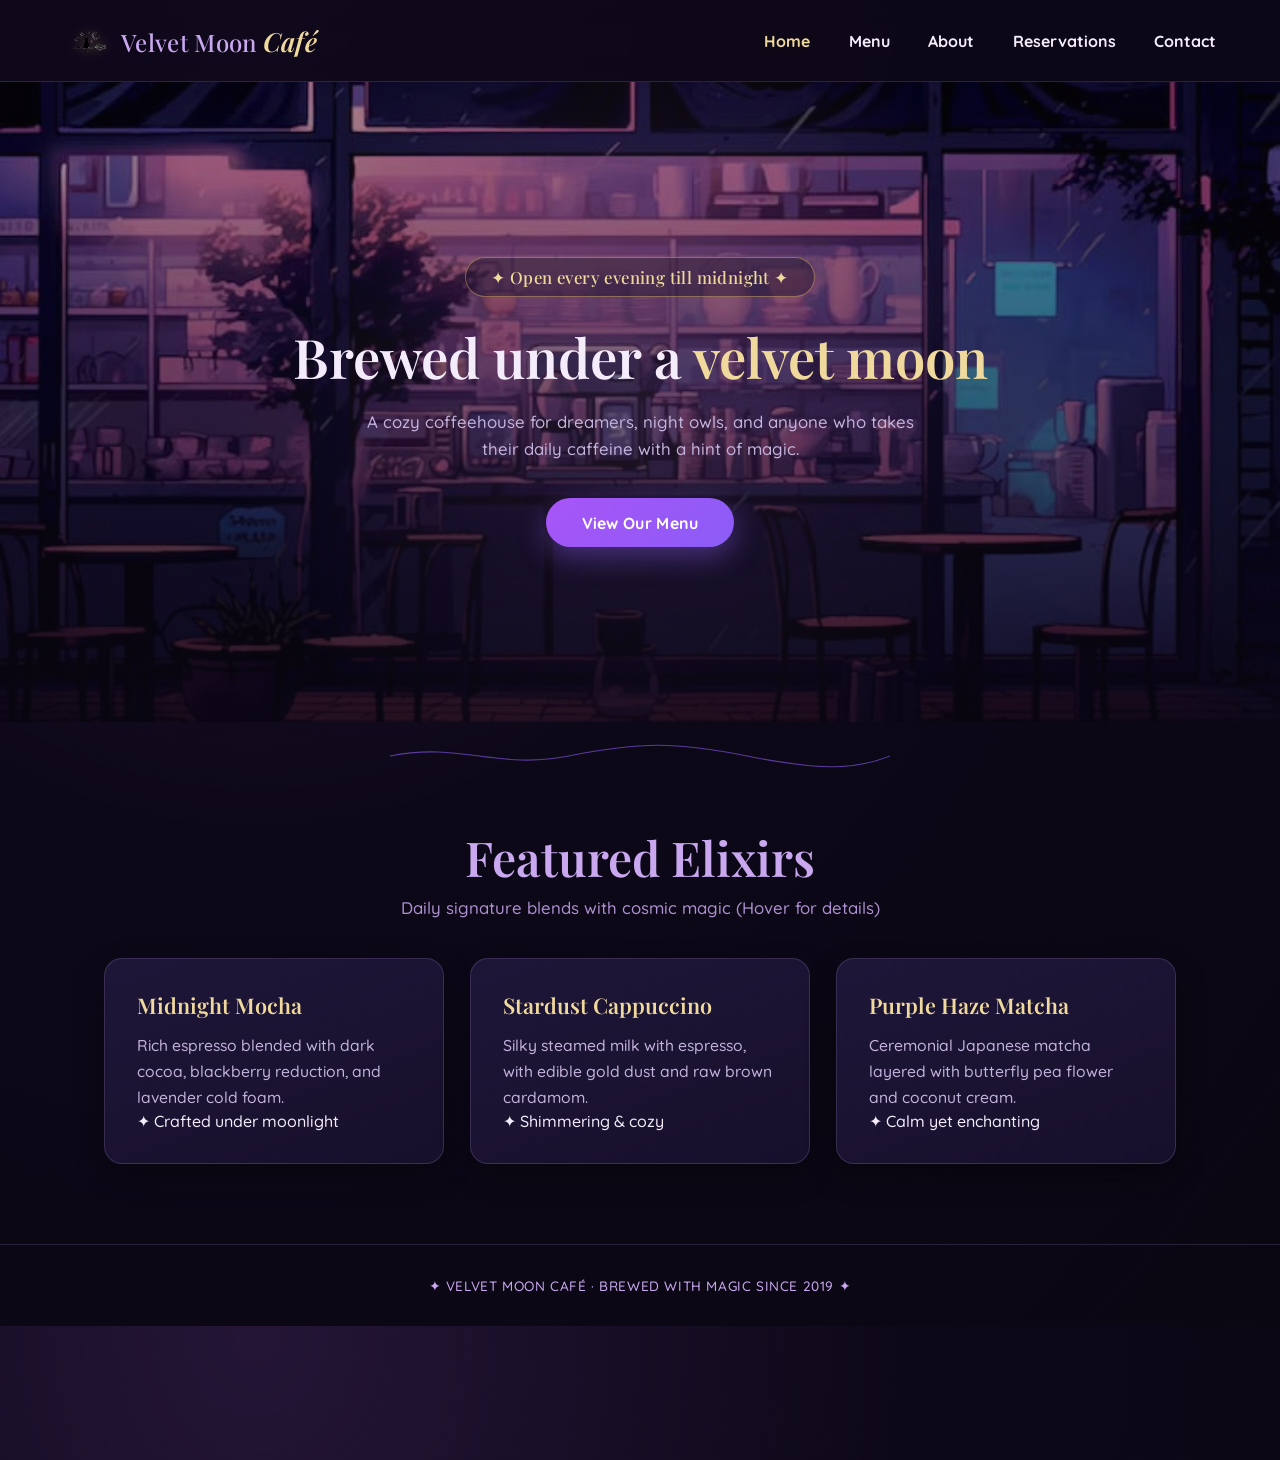
<file: index.html>
<!DOCTYPE html>
<html lang="en">
<head>
  <meta charset="UTF-8">
  <meta name="viewport" content="width=device-width, initial-scale=1.0">
  <title>Velvet Moon Café | Home</title>
  <link rel="stylesheet" href="Styles.css">
</head>
<body>

  <!-- HEADER / NAVIGATION -->
  <header>
    <a href="index.html" class="logo-container">
      <img src="images/logo.png" alt="Velvet Moon Logo" class="logo-img">
      <span class="logo-text">Velvet Moon <em class="script-text">Café</em></span>
    </a>
    <nav>
      <ul>
        <li><a href="index.html" class="active">Home</a></li>
        <li><a href="menu.html">Menu</a></li>
        <li><a href="about.html">About</a></li>
        <li><a href="reservations.html">Reservations</a></li>
        <li><a href="contact.html">Contact</a></li>
      </ul>
    </nav>
  </header>

  <!-- HERO SECTION -->
  <section class="hero">
    <div class="hero-scene" aria-hidden="true">
      <div class="hero-scene-glow"></div>
      <img
        class="hero-scene-img"
        src="images/hero bg.jpg"
        alt=""
        fetchpriority="high"
        decoding="async"
        onerror="this.style.display='none'"
      >
      <div class="hero-scene-overlay"></div>
    </div>

    <div class="hero-content">
      <p class="hero-badge">✦ Open every evening till midnight ✦</p>
      <h1>Brewed under a <span class="script-text">velvet moon</span></h1>
      <p class="hero-desc">A cozy coffeehouse for dreamers, night owls, and anyone who takes their daily caffeine with a hint of magic.</p>
      <a href="menu.html" class="btn">View Our Menu</a>
    </div>
  </section>

  <div class="divider" aria-hidden="true">
    <svg viewBox="0 0 700 40"><path d="M0 20 C 100 0, 150 40, 250 20 S 400 0, 500 20 S 650 40, 700 20" /></svg>
  </div>

  <!-- MAIN CONTENT -->
  <main class="container">
    <h2 class="page-title">Featured Elixirs</h2>
    <p class="page-subtitle">Daily signature blends with cosmic magic (Hover for details)</p>

    <div class="card-grid">
      <!-- Midnight Mocha -->
      <div class="card item-has-dropdown" tabindex="0">
        <h3>Midnight Mocha</h3>
        <p>Rich espresso blended with dark cocoa, blackberry reduction, and lavender cold foam.</p>
        <span class="card-tag">✦ Crafted under moonlight</span>

        <div class="item-dropdown">
          <div class="dropdown-header">
            <img src="images/mocha.jpg" alt="Midnight Mocha" class="dropdown-img" onerror="this.src='https://via.placeholder.com/150/1e1638/d9b26a?text=Mocha'">
            <div>
              <h4 class="dropdown-title">Midnight Mocha</h4>
              <span class="dropdown-price">$5.75</span>
            </div>
          </div>
          <div class="dropdown-body">
            <p><strong>Ingredients:</strong> Espresso, Dark Cocoa, Blackberry Syrup, Lavender Cold Foam, Whole Milk.</p>
            <p class="allergen-warning"><strong>⚠️ Allergens:</strong> Dairy</p>
          </div>
        </div>
      </div>

      <!-- Stardust Cappuccino -->
      <div class="card item-has-dropdown" tabindex="0">
        <h3>Stardust Cappuccino</h3>
        <p>Silky steamed milk with espresso, with edible gold dust and raw brown cardamom.</p>
        <span class="card-tag">✦ Shimmering &amp; cozy</span>

        <div class="item-dropdown">
          <div class="dropdown-header">
            <img src="images/cappuccino.jpg" alt="Stardust Cappuccino" class="dropdown-img" onerror="this.src='https://via.placeholder.com/150/1e1638/d9b26a?text=Cappuccino'">
            <div>
              <h4 class="dropdown-title">Stardust Cappuccino</h4>
              <span class="dropdown-price">$5.50</span>
            </div>
          </div>
          <div class="dropdown-body">
            <p><strong>Ingredients:</strong> Espresso, Steamed Milk, Edible Gold Dust, Ground Cardamom.</p>
            <p class="allergen-warning"><strong>⚠️ Allergens:</strong> Dairy</p>
          </div>
        </div>
      </div>

      <!-- Purple Haze Matcha -->
      <div class="card item-has-dropdown" tabindex="0">
        <h3>Purple Haze Matcha</h3>
        <p>Ceremonial Japanese matcha layered with butterfly pea flower and coconut cream.</p>
        <span class="card-tag">✦ Calm yet enchanting</span>

        <div class="item-dropdown">
          <div class="dropdown-header">
            <img src="images/matcha.jpg" alt="Purple Haze Matcha" class="dropdown-img" onerror="this.src='https://via.placeholder.com/150/1e1638/d9b26a?text=Matcha'">
            <div>
              <h4 class="dropdown-title">Purple Haze Matcha</h4>
              <span class="dropdown-price">$6.00</span>
            </div>
          </div>
          <div class="dropdown-body">
            <p><strong>Ingredients:</strong> Ceremonial Japanese Matcha, Butterfly Pea Tea, Coconut Milk, Agave.</p>
            <p class="allergen-warning"><strong>⚠️ Allergens:</strong> Tree Nuts (Coconut)</p>
          </div>
        </div>
      </div>
    </div>
  </main>

  <!-- FOOTER -->
  <footer>
    <p>✦ Velvet Moon Café · Brewed with magic since 2019 ✦</p>
  </footer>

</body>
</html>
</file>
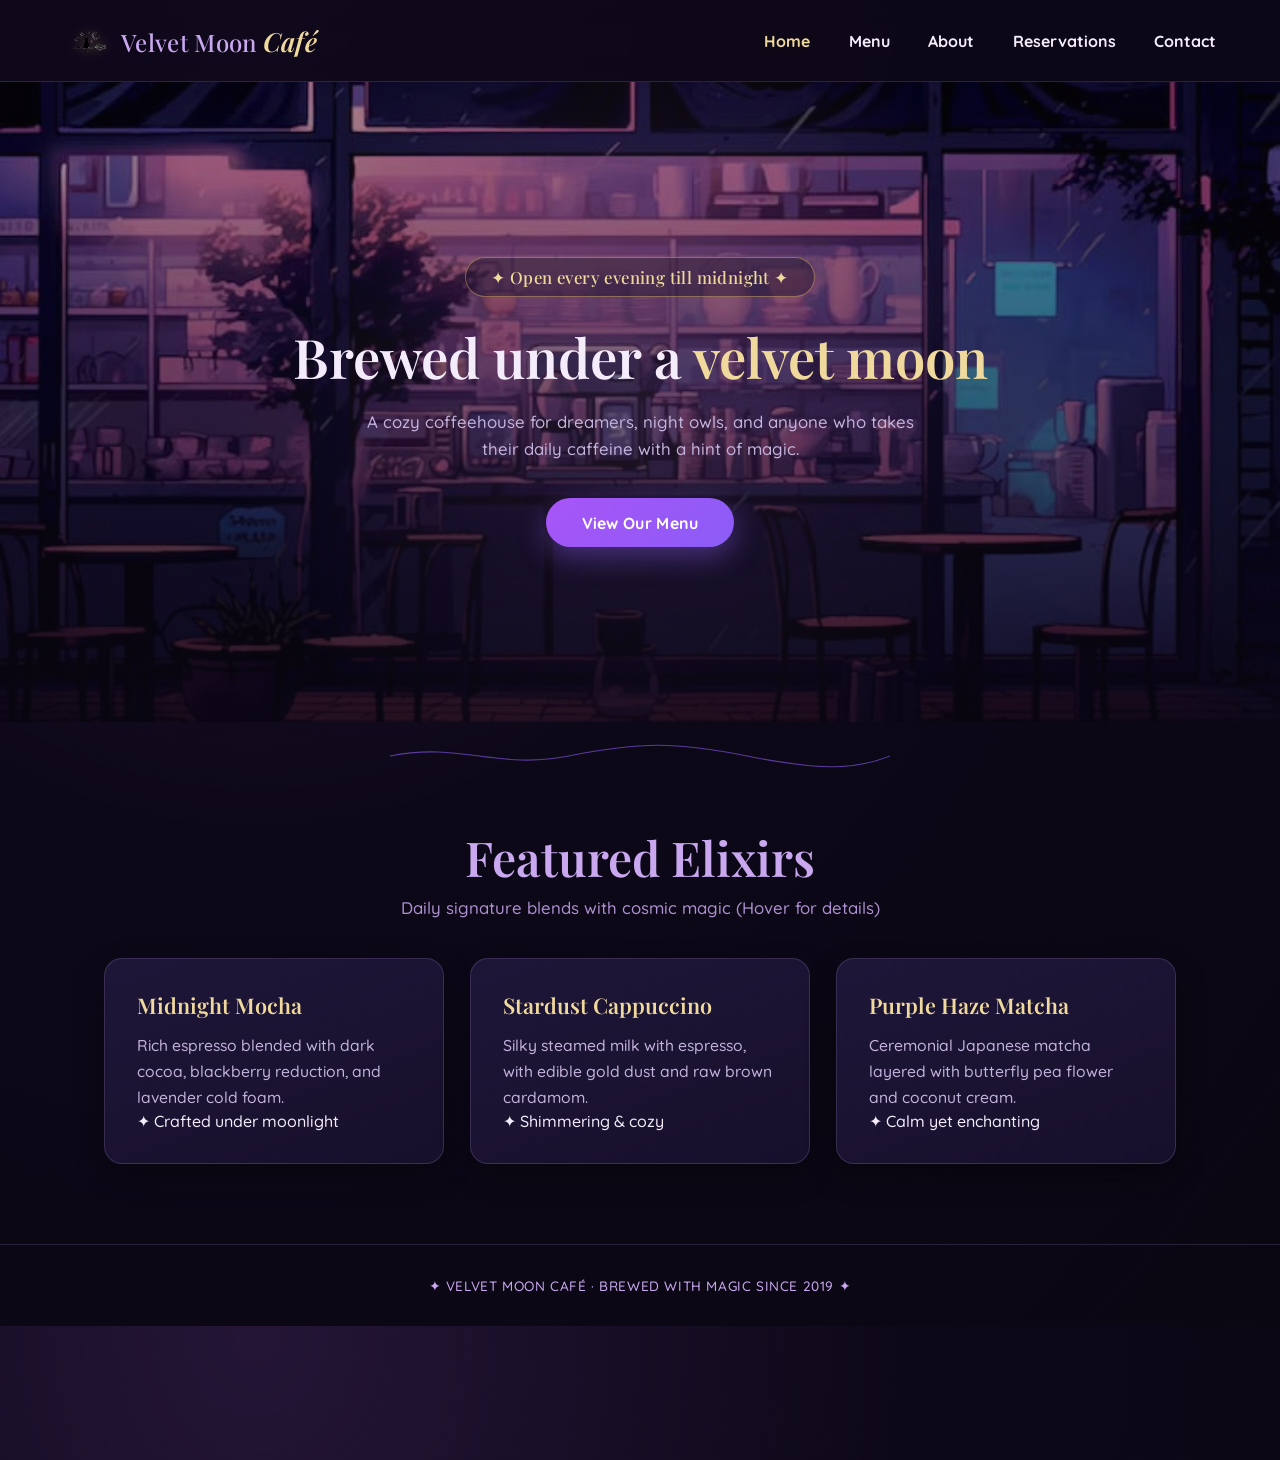
<file: codes/HTML/index.html>
<!DOCTYPE html>
<html lang="en">
<head>
  <meta charset="UTF-8">
  <meta name="viewport" content="width=device-width, initial-scale=1.0">
  <title>Velvet Moon Café | Home</title>
  <link rel="stylesheet" href="../CSS/Styles.css">
</head>
<body>

  <header>
    <a href="index.html" class="logo-container">
      <img src="../../images/logo.png" alt="Velvet Moon Logo" class="logo-img">
      <span class="logo-text">Velvet Moon <em class="script-text">Café</em></span>
    </a>
    <nav>
      <ul>
        <li><a href="index.html" class="active">Home</a></li>
        <li><a href="menu.html">Menu</a></li>
        <li><a href="about.html">About</a></li>
        <li><a href="reservations.html">Reservations</a></li>
        <li><a href="contact.html">Contact</a></li>
      </ul>
    </nav>
  </header>

  <section class="hero">
    <div class="hero-scene" aria-hidden="true">
      <div class="hero-scene-glow"></div>
      <img class="hero-scene-img" src="../../images/hero bg.jpg" alt="" fetchpriority="high" decoding="async" onerror="this.style.display='none'">
      <div class="hero-scene-overlay"></div>
    </div>

    <div class="hero-content">
      <p class="hero-badge">✦ Open every evening till midnight ✦</p>
      <h1>Brewed under a <span class="script-text">velvet moon</span></h1>
      <p class="hero-desc">A cozy coffeehouse for dreamers, night owls, and anyone who takes their daily caffeine with a hint of magic.</p>
      <a href="menu.html" class="btn">View Our Menu</a>
    </div>
  </section>

  <div class="divider" aria-hidden="true">
    <svg viewBox="0 0 700 40"><path d="M0 20 C 100 0, 150 40, 250 20 S 400 0, 500 20 S 650 40, 700 20" /></svg>
  </div>

  <main class="container">
    <h2 class="page-title">Featured Elixirs</h2>
    <p class="page-subtitle">Daily signature blends with cosmic magic (Hover for details)</p>

    <div class="card-grid">
      <div class="card item-has-dropdown" tabindex="0">
        <h3>Midnight Mocha</h3>
        <p>Rich espresso blended with dark cocoa, blackberry reduction, and lavender cold foam.</p>
        <span class="card-tag">✦ Crafted under moonlight</span>
        <div class="item-dropdown">
          <div class="dropdown-header">
            <img src="../../images/mocha.jpg" alt="Midnight Mocha" class="dropdown-img" onerror="this.src='https://via.placeholder.com/150/1e1638/d9b26a?text=Mocha'">
            <div>
              <h4 class="dropdown-title">Midnight Mocha</h4>
              <span class="dropdown-price">$5.75</span>
            </div>
          </div>
          <div class="dropdown-body">
            <p><strong>Ingredients:</strong> Espresso, Dark Cocoa, Blackberry Syrup, Lavender Cold Foam, Whole Milk.</p>
            <p class="allergen-warning"><strong>⚠️ Allergens:</strong> Dairy</p>
          </div>
        </div>
      </div>

      <div class="card item-has-dropdown" tabindex="0">
        <h3>Stardust Cappuccino</h3>
        <p>Silky steamed milk with espresso, with edible gold dust and raw brown cardamom.</p>
        <span class="card-tag">✦ Shimmering &amp; cozy</span>
        <div class="item-dropdown">
          <div class="dropdown-header">
            <img src="../../images/cappuccino.jpg" alt="Stardust Cappuccino" class="dropdown-img" onerror="this.src='https://via.placeholder.com/150/1e1638/d9b26a?text=Cappuccino'">
            <div>
              <h4 class="dropdown-title">Stardust Cappuccino</h4>
              <span class="dropdown-price">$5.50</span>
            </div>
          </div>
          <div class="dropdown-body">
            <p><strong>Ingredients:</strong> Espresso, Steamed Milk, Edible Gold Dust, Ground Cardamom.</p>
            <p class="allergen-warning"><strong>⚠️ Allergens:</strong> Dairy</p>
          </div>
        </div>
      </div>

      <div class="card item-has-dropdown" tabindex="0">
        <h3>Purple Haze Matcha</h3>
        <p>Ceremonial Japanese matcha layered with butterfly pea flower and coconut cream.</p>
        <span class="card-tag">✦ Calm yet enchanting</span>
        <div class="item-dropdown">
          <div class="dropdown-header">
            <img src="../../images/matcha.jpg" alt="Purple Haze Matcha" class="dropdown-img" onerror="this.src='https://via.placeholder.com/150/1e1638/d9b26a?text=Matcha'">
            <div>
              <h4 class="dropdown-title">Purple Haze Matcha</h4>
              <span class="dropdown-price">$6.00</span>
            </div>
          </div>
          <div class="dropdown-body">
            <p><strong>Ingredients:</strong> Ceremonial Japanese Matcha, Butterfly Pea Tea, Coconut Milk, Agave.</p>
            <p class="allergen-warning"><strong>⚠️ Allergens:</strong> Tree Nuts (Coconut)</p>
          </div>
        </div>
      </div>
    </div>
  </main>

  <footer>
    <p>✦ Velvet Moon Café · Brewed with magic since 2019 ✦</p>
  </footer>

</body>
</html>
</file>
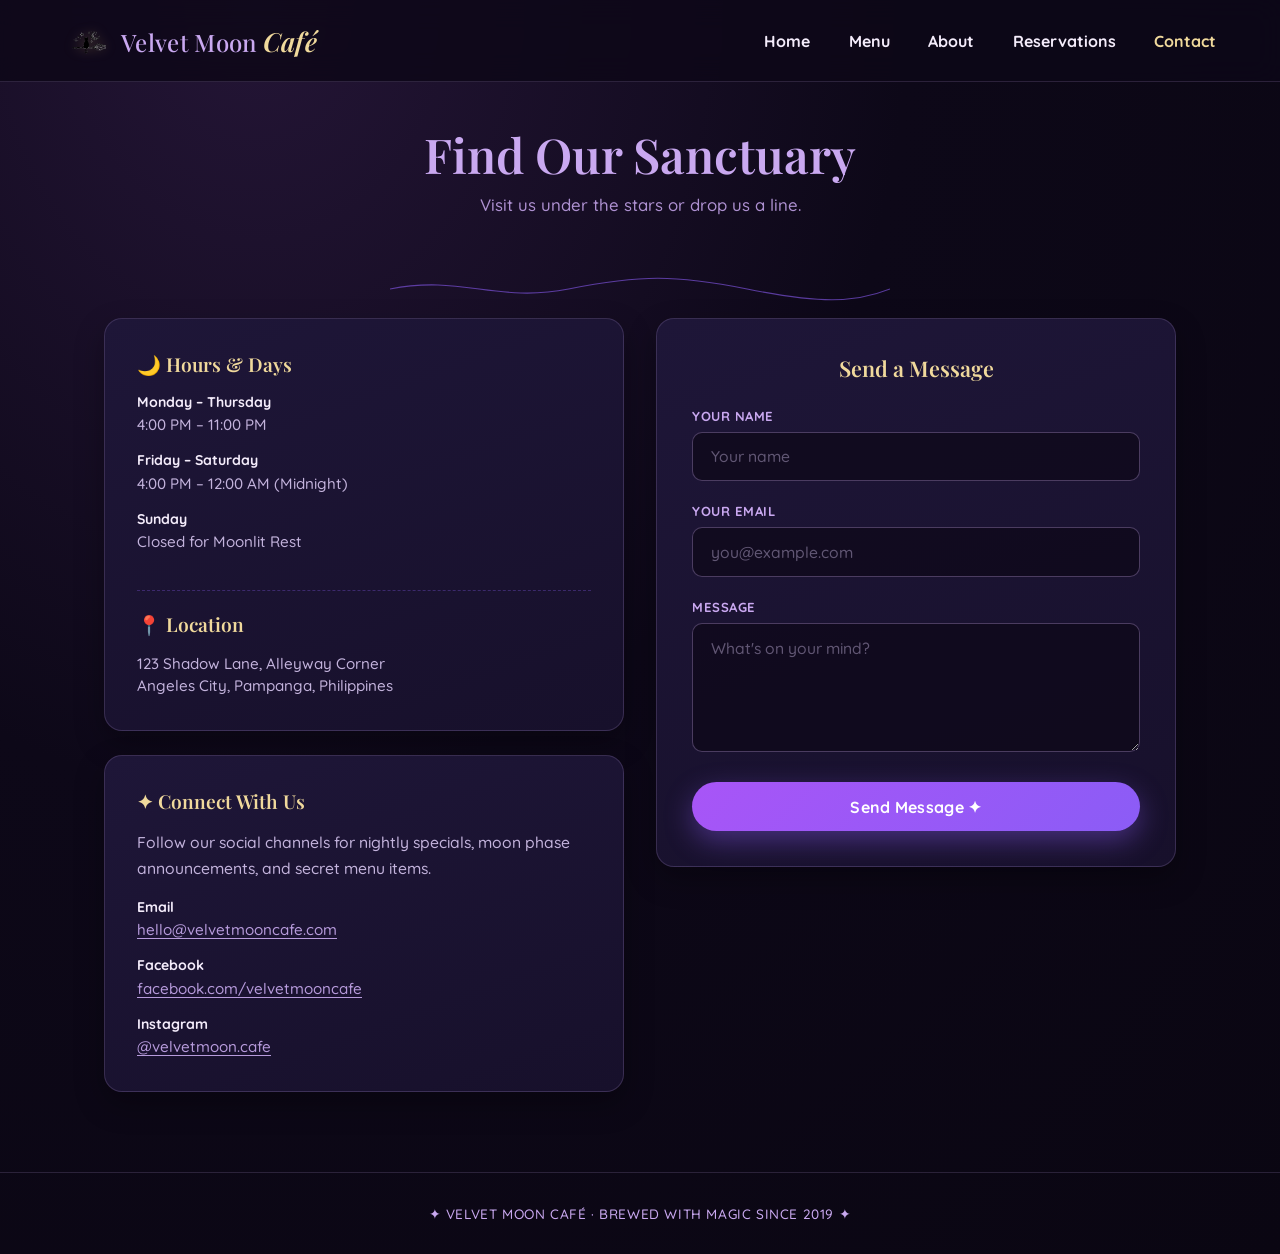
<file: contact.html>
<!DOCTYPE html>
<html lang="en">
<head>
  <meta charset="UTF-8">
  <meta name="viewport" content="width=device-width, initial-scale=1.0">
  <title>Velvet Moon Café | Contact Us</title>
  <link rel="stylesheet" href="Styles.css">
</head>
<body>

  <!-- HEADER / NAVIGATION -->
  <header>
    <a href="index.html" class="logo-container">
      <img src="images/logo.png" alt="Velvet Moon Logo" class="logo-img">
      <span class="logo-text">Velvet Moon <em class="script-text">Café</em></span>
    </a>
    <nav>
      <ul>
        <li><a href="index.html">Home</a></li>
        <li><a href="menu.html">Menu</a></li>
        <li><a href="about.html">About</a></li>
        <li><a href="reservations.html">Reservations</a></li>
        <li><a href="contact.html" class="active">Contact</a></li>
      </ul>
    </nav>
  </header>

  <main class="container">
    <h1 class="page-title">Find Our Sanctuary</h1>
    <p class="page-subtitle">Visit us under the stars or drop us a line.</p>

    <div class="divider" aria-hidden="true">
      <svg viewBox="0 0 700 40"><path d="M0 20 C 100 0, 150 40, 250 20 S 400 0, 500 20 S 650 40, 700 20" /></svg>
    </div>

    <div class="contact-layout">
      <!-- LEFT COLUMN: HOURS & SOCIALS -->
      <div class="info-column">
        <div class="card info-card">
          <h3>🌙 Hours &amp; Days</h3>
          <div class="info-row">
            <strong>Monday – Thursday</strong>
            <p>4:00 PM – 11:00 PM</p>
          </div>
          <div class="info-row">
            <strong>Friday – Saturday</strong>
            <p>4:00 PM – 12:00 AM (Midnight)</p>
          </div>
          <div class="info-row">
            <strong>Sunday</strong>
            <p>Closed for Moonlit Rest</p>
          </div>

          <h3 class="info-card-subheading">📍 Location</h3>
          <div class="info-row">
            <p>123 Shadow Lane, Alleyway Corner<br>Angeles City, Pampanga, Philippines</p>
          </div>
        </div>

        <div class="card info-card">
          <h3>✦ Connect With Us</h3>
          <p class="info-intro">Follow our social channels for nightly specials, moon phase announcements, and secret menu items.</p>

          <div class="info-row">
            <strong>Email</strong>
            <p><a href="mailto:hello@velvetmooncafe.com" class="contact-link">hello@velvetmooncafe.com</a></p>
          </div>

          <div class="info-row">
            <strong>Facebook</strong>
            <p><a href="https://facebook.com" target="_blank" rel="noopener" class="contact-link">facebook.com/velvetmooncafe</a></p>
          </div>

          <div class="info-row">
            <strong>Instagram</strong>
            <p><a href="https://instagram.com" target="_blank" rel="noopener" class="contact-link">@velvetmoon.cafe</a></p>
          </div>
        </div>
      </div>

      <!-- RIGHT COLUMN: CONTACT FORM -->
      <form class="card form-card">
        <h3>Send a Message</h3>
        <div class="form-group">
          <label for="cname">Your Name</label>
          <input type="text" id="cname" name="cname" placeholder="Your name" required>
        </div>
        <div class="form-group">
          <label for="cemail">Your Email</label>
          <input type="email" id="cemail" name="cemail" placeholder="you@example.com" required>
        </div>
        <div class="form-group">
          <label for="cmessage">Message</label>
          <textarea id="cmessage" name="cmessage" rows="5" placeholder="What's on your mind?" required></textarea>
        </div>
        <button type="submit" class="btn btn-block">Send Message ✦</button>
      </form>
    </div>
  </main>

  <!-- FOOTER -->
  <footer>
    <p>✦ Velvet Moon Café · Brewed with magic since 2019 ✦</p>
  </footer>

</body>
</html>
</file>
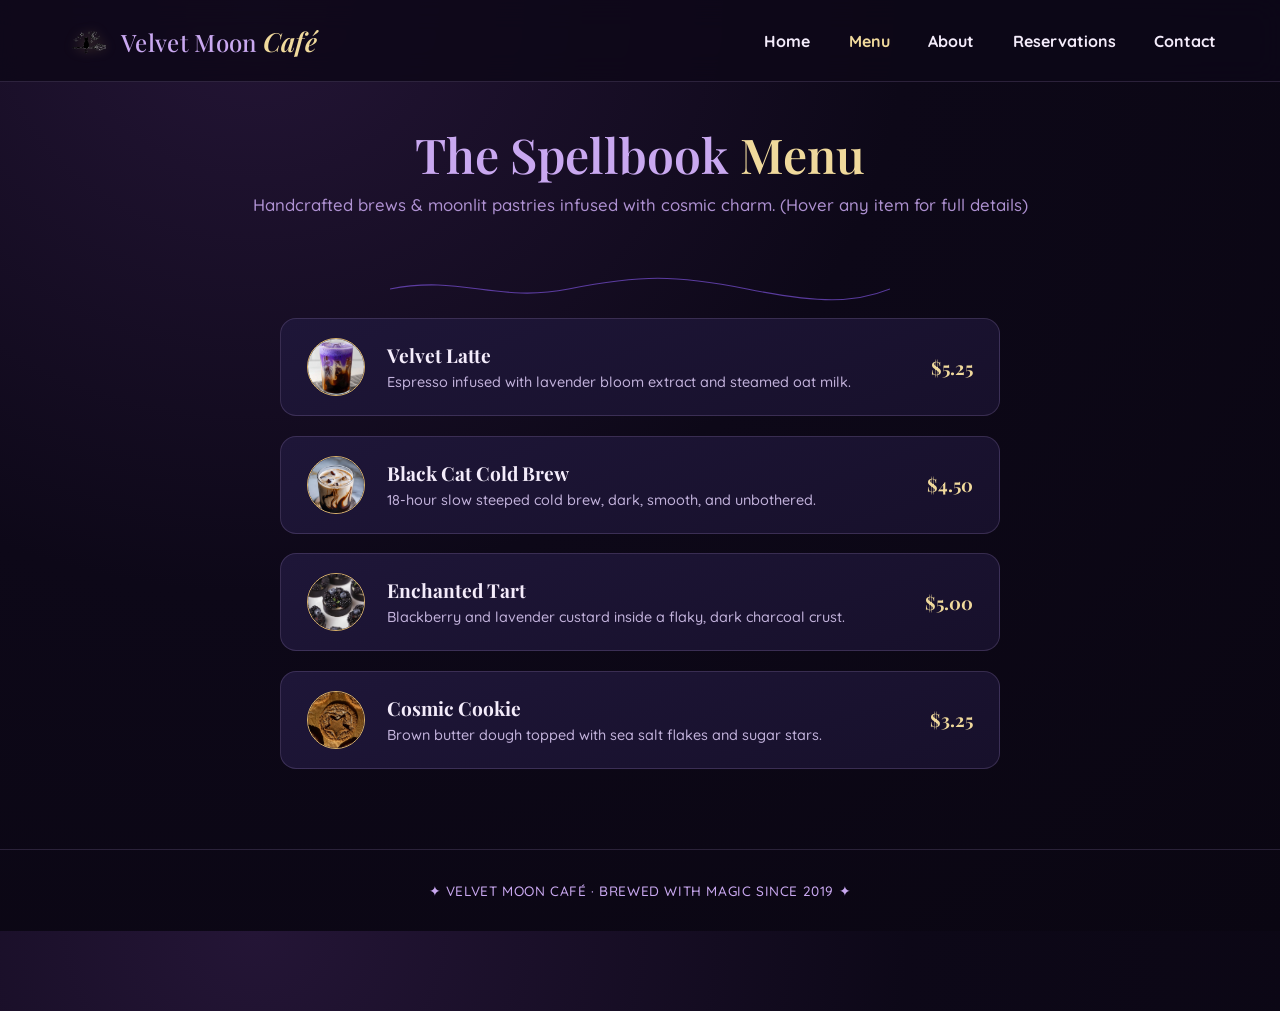
<file: menu.html>
<!DOCTYPE html>
<html lang="en">
<head>
  <meta charset="UTF-8">
  <meta name="viewport" content="width=device-width, initial-scale=1.0">
  <title>Velvet Moon Café | Menu</title>
  <link rel="stylesheet" href="Styles.css">
</head>
<body>

  <header>
    <a href="index.html" class="logo-container">
      <img src="images/logo.png" alt="Velvet Moon Logo" class="logo-img">
      <span class="logo-text">Velvet Moon <em class="script-text">Café</em></span>
    </a>
    <nav>
      <ul>
        <li><a href="index.html">Home</a></li>
        <li><a href="menu.html" class="active">Menu</a></li>
        <li><a href="about.html">About</a></li>
        <li><a href="reservations.html">Reservations</a></li>
        <li><a href="contact.html">Contact</a></li>
      </ul>
    </nav>
  </header>

  <main class="container">
    <h1 class="page-title">The Spellbook <span class="script-text">Menu</span></h1>
    <p class="page-subtitle">Handcrafted brews &amp; moonlit pastries infused with cosmic charm. (Hover any item for full details)</p>

    <div class="divider" aria-hidden="true">
      <svg viewBox="0 0 700 40"><path d="M0 20 C 100 0, 150 40, 250 20 S 400 0, 500 20 S 650 40, 700 20" /></svg>
    </div>

    <ul class="menu-list">
      <!-- Velvet Latte -->
      <li class="menu-row item-has-dropdown" tabindex="0">
        <div class="menu-thumb">
          <img src="images/latte.jpg" alt="Velvet Latte" class="thumb-img">
        </div>
        <div class="menu-info">
          <h3>Velvet Latte</h3>
          <p>Espresso infused with lavender bloom extract and steamed oat milk.</p>
        </div>
        <span class="menu-price">$5.25</span>

        <div class="item-dropdown">
          <div class="dropdown-header">
            <img src="images/latte.jpg" alt="Velvet Latte" class="dropdown-img">
            <div>
              <h4 class="dropdown-title">Velvet Latte</h4>
              <span class="dropdown-price">$5.25</span>
            </div>
          </div>
          <div class="dropdown-body">
            <p><strong>Ingredients:</strong> Espresso, Lavender Syrup, Steamed Oat Milk, Dried Lavender Buds.</p>
            <p class="allergen-warning"><strong>⚠️ Allergens:</strong> Gluten (Oats)</p>
          </div>
        </div>
      </li>

      <!-- Black Cat Cold Brew -->
      <li class="menu-row item-has-dropdown" tabindex="0">
        <div class="menu-thumb">
          <img src="images/cold brew.jpg" alt="Black Cat Cold Brew" class="thumb-img">
        </div>
        <div class="menu-info">
          <h3>Black Cat Cold Brew</h3>
          <p>18-hour slow steeped cold brew, dark, smooth, and unbothered.</p>
        </div>
        <span class="menu-price">$4.50</span>

        <div class="item-dropdown">
          <div class="dropdown-header">
            <img src="images/cold brew.jpg" alt="Black Cat Cold Brew" class="dropdown-img">
            <div>
              <h4 class="dropdown-title">Black Cat Cold Brew</h4>
              <span class="dropdown-price">$4.50</span>
            </div>
          </div>
          <div class="dropdown-body">
            <p><strong>Ingredients:</strong> 18-hour Cold Brewed Arabica Beans, Filtered Water.</p>
            <p class="allergen-warning"><strong>⚠️ Allergens:</strong> None</p>
          </div>
        </div>
      </li>

      <!-- Enchanted Tart -->
      <li class="menu-row item-has-dropdown" tabindex="0">
        <div class="menu-thumb">
          <img src="images/tart.jpg" alt="Enchanted Tart" class="thumb-img">
        </div>
        <div class="menu-info">
          <h3>Enchanted Tart</h3>
          <p>Blackberry and lavender custard inside a flaky, dark charcoal crust.</p>
        </div>
        <span class="menu-price">$5.00</span>

        <div class="item-dropdown">
          <div class="dropdown-header">
            <img src="images/tart.jpg" alt="Enchanted Tart" class="dropdown-img">
            <div>
              <h4 class="dropdown-title">Enchanted Tart</h4>
              <span class="dropdown-price">$5.00</span>
            </div>
          </div>
          <div class="dropdown-body">
            <p><strong>Ingredients:</strong> Flour, Butter, Eggs, Blackberry Reduction, Lavender Custard, Activated Charcoal.</p>
            <p class="allergen-warning"><strong>⚠️ Allergens:</strong> Wheat, Dairy, Eggs</p>
          </div>
        </div>
      </li>

      <!-- Cosmic Cookie -->
      <li class="menu-row item-has-dropdown" tabindex="0">
        <div class="menu-thumb">
          <img src="images/cookie.jpg" alt="Cosmic Cookie" class="thumb-img">
        </div>
        <div class="menu-info">
          <h3>Cosmic Cookie</h3>
          <p>Brown butter dough topped with sea salt flakes and sugar stars.</p>
        </div>
        <span class="menu-price">$3.25</span>

        <div class="item-dropdown">
          <div class="dropdown-header">
            <img src="images/cookie.jpg" alt="Cosmic Cookie" class="dropdown-img">
            <div>
              <h4 class="dropdown-title">Cosmic Cookie</h4>
              <span class="dropdown-price">$3.25</span>
            </div>
          </div>
          <div class="dropdown-body">
            <p><strong>Ingredients:</strong> Wheat Flour, Brown Butter, Cane Sugar, Eggs, Vanilla, Flaky Sea Salt, Sprinkles.</p>
            <p class="allergen-warning"><strong>⚠️ Allergens:</strong> Wheat, Dairy, Eggs</p>
          </div>
        </div>
      </li>
    </ul>
  </main>

  <footer>
    <p>✦ Velvet Moon Café · Brewed with magic since 2019 ✦</p>
  </footer>

</body>
</html>
</file>
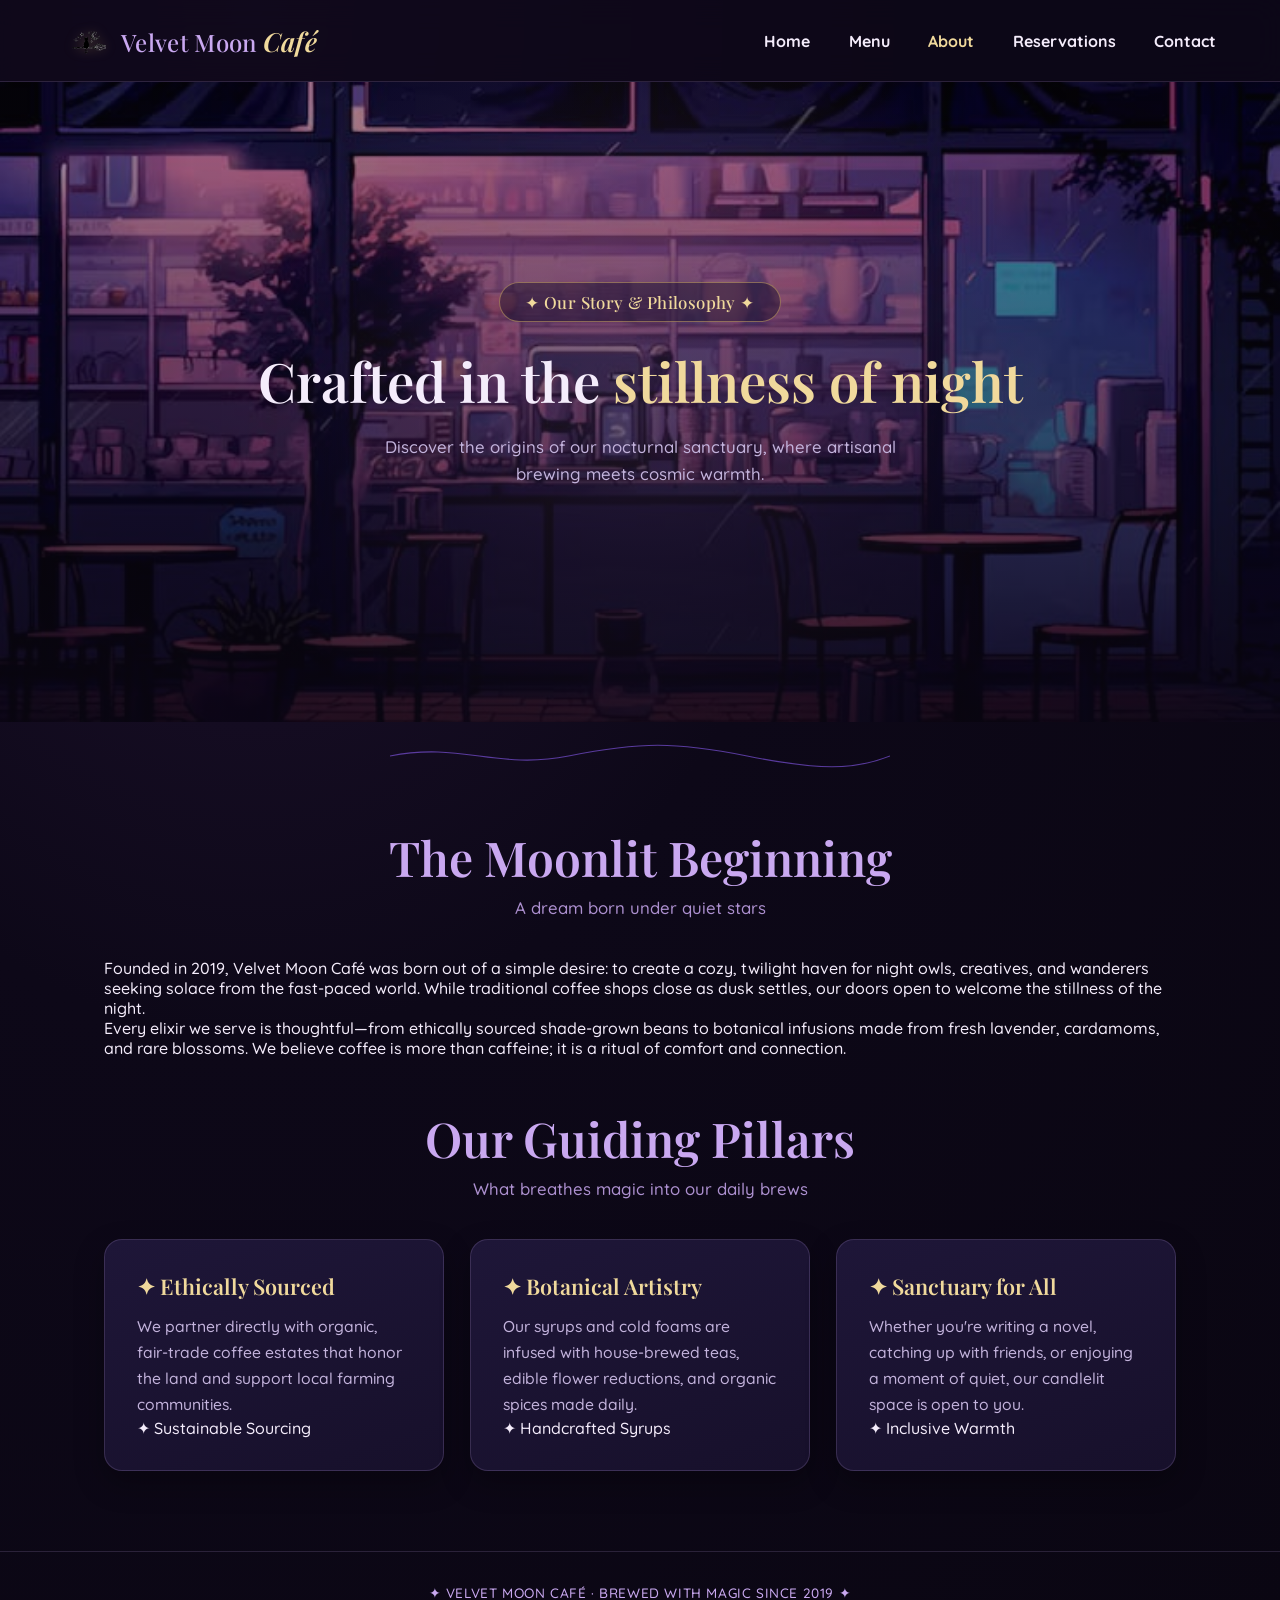
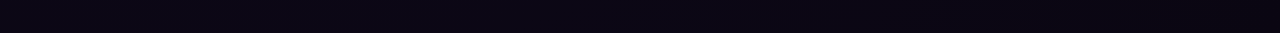
<file: codes/HTML/about.html>
<!DOCTYPE html>
<html lang="en">
<head>
  <meta charset="UTF-8">
  <meta name="viewport" content="width=device-width, initial-scale=1.0">
  <title>Velvet Moon Café | About Us</title>
  <link rel="stylesheet" href="../CSS/Styles.css">
</head>
<body>

  <header>
    <a href="index.html" class="logo-container">
      <img src="../../images/logo.png" alt="Velvet Moon Logo" class="logo-img">
      <span class="logo-text">Velvet Moon <em class="script-text">Café</em></span>
    </a>
    <nav>
      <ul>
        <li><a href="index.html">Home</a></li>
        <li><a href="menu.html">Menu</a></li>
        <li><a href="about.html" class="active">About</a></li>
        <li><a href="reservations.html">Reservations</a></li>
        <li><a href="contact.html">Contact</a></li>
      </ul>
    </nav>
  </header>

  <section class="hero hero-about">
    <div class="hero-scene" aria-hidden="true">
      <div class="hero-scene-glow"></div>
      <img class="hero-scene-img" src="../../images/hero bg.jpg" alt="" fetchpriority="high" decoding="async" onerror="this.style.display='none'">
      <div class="hero-scene-overlay"></div>
    </div>
    <div class="hero-content">
      <p class="hero-badge">✦ Our Story &amp; Philosophy ✦</p>
      <h1>Crafted in the <span class="script-text">stillness of night</span></h1>
      <p class="hero-desc">Discover the origins of our nocturnal sanctuary, where artisanal brewing meets cosmic warmth.</p>
    </div>
  </section>

  <div class="divider" aria-hidden="true">
    <svg viewBox="0 0 700 40"><path d="M0 20 C 100 0, 150 40, 250 20 S 400 0, 500 20 S 650 40, 700 20" /></svg>
  </div>

  <main class="container">
    <section class="about-story">
      <h2 class="page-title">The Moonlit Beginning</h2>
      <p class="page-subtitle">A dream born under quiet stars</p>
      <div class="story-content">
        <p>Founded in 2019, Velvet Moon Café was born out of a simple desire: to create a cozy, twilight haven for night owls, creatives, and wanderers seeking solace from the fast-paced world. While traditional coffee shops close as dusk settles, our doors open to welcome the stillness of the night.</p>
        <p>Every elixir we serve is thoughtful—from ethically sourced shade-grown beans to botanical infusions made from fresh lavender, cardamoms, and rare blossoms. We believe coffee is more than caffeine; it is a ritual of comfort and connection.</p>
      </div>
    </section>

    <h2 class="page-title" style="margin-top: 3rem;">Our Guiding Pillars</h2>
    <p class="page-subtitle">What breathes magic into our daily brews</p>

    <div class="card-grid">
      <div class="card">
        <h3>✦ Ethically Sourced</h3>
        <p>We partner directly with organic, fair-trade coffee estates that honor the land and support local farming communities.</p>
        <span class="card-tag">✦ Sustainable Sourcing</span>
      </div>
      <div class="card">
        <h3>✦ Botanical Artistry</h3>
        <p>Our syrups and cold foams are infused with house-brewed teas, edible flower reductions, and organic spices made daily.</p>
        <span class="card-tag">✦ Handcrafted Syrups</span>
      </div>
      <div class="card">
        <h3>✦ Sanctuary for All</h3>
        <p>Whether you're writing a novel, catching up with friends, or enjoying a moment of quiet, our candlelit space is open to you.</p>
        <span class="card-tag">✦ Inclusive Warmth</span>
      </div>
    </div>
  </main>

  <footer>
    <p>✦ Velvet Moon Café · Brewed with magic since 2019 ✦</p>
  </footer>

</body>
</html>
</file>
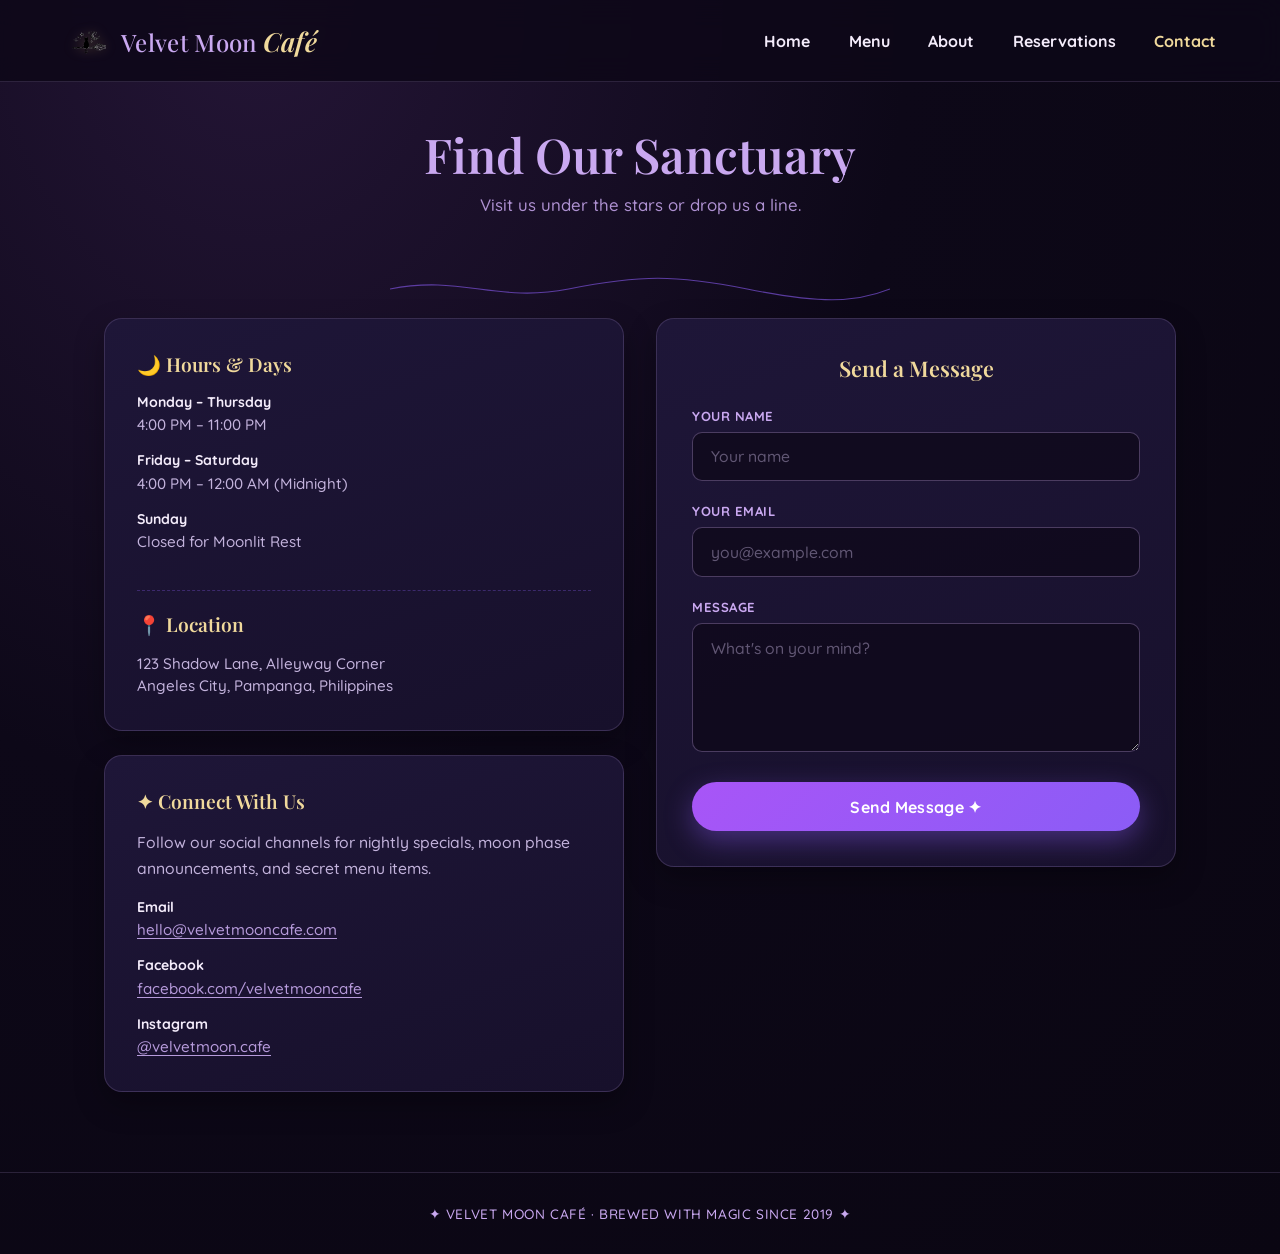
<file: codes/HTML/contact.html>
<!DOCTYPE html>
<html lang="en">
<head>
  <meta charset="UTF-8">
  <meta name="viewport" content="width=device-width, initial-scale=1.0">
  <title>Velvet Moon Café | Contact Us</title>
  <link rel="stylesheet" href="../CSS/Styles.css">
</head>
<body>

  <header>
    <a href="index.html" class="logo-container">
      <img src="../../images/logo.png" alt="Velvet Moon Logo" class="logo-img">
      <span class="logo-text">Velvet Moon <em class="script-text">Café</em></span>
    </a>
    <nav>
      <ul>
        <li><a href="index.html">Home</a></li>
        <li><a href="menu.html">Menu</a></li>
        <li><a href="about.html">About</a></li>
        <li><a href="reservations.html">Reservations</a></li>
        <li><a href="contact.html" class="active">Contact</a></li>
      </ul>
    </nav>
  </header>

  <main class="container">
    <h1 class="page-title">Find Our Sanctuary</h1>
    <p class="page-subtitle">Visit us under the stars or drop us a line.</p>

    <div class="divider" aria-hidden="true">
      <svg viewBox="0 0 700 40"><path d="M0 20 C 100 0, 150 40, 250 20 S 400 0, 500 20 S 650 40, 700 20" /></svg>
    </div>

    <div class="contact-layout">
      <div class="info-column">
        <div class="card info-card">
          <h3>🌙 Hours &amp; Days</h3>
          <div class="info-row">
            <strong>Monday – Thursday</strong>
            <p>4:00 PM – 11:00 PM</p>
          </div>
          <div class="info-row">
            <strong>Friday – Saturday</strong>
            <p>4:00 PM – 12:00 AM (Midnight)</p>
          </div>
          <div class="info-row">
            <strong>Sunday</strong>
            <p>Closed for Moonlit Rest</p>
          </div>

          <h3 class="info-card-subheading">📍 Location</h3>
          <div class="info-row">
            <p>123 Shadow Lane, Alleyway Corner<br>Angeles City, Pampanga, Philippines</p>
          </div>
        </div>

        <div class="card info-card">
          <h3>✦ Connect With Us</h3>
          <p class="info-intro">Follow our social channels for nightly specials, moon phase announcements, and secret menu items.</p>
          <div class="info-row">
            <strong>Email</strong>
            <p><a href="mailto:hello@velvetmooncafe.com" class="contact-link">hello@velvetmooncafe.com</a></p>
          </div>
          <div class="info-row">
            <strong>Facebook</strong>
            <p><a href="https://facebook.com" target="_blank" rel="noopener" class="contact-link">facebook.com/velvetmooncafe</a></p>
          </div>
          <div class="info-row">
            <strong>Instagram</strong>
            <p><a href="https://instagram.com" target="_blank" rel="noopener" class="contact-link">@velvetmoon.cafe</a></p>
          </div>
        </div>
      </div>

      <form class="card form-card">
        <h3>Send a Message</h3>
        <div class="form-group">
          <label for="cname">Your Name</label>
          <input type="text" id="cname" name="cname" placeholder="Your name" required>
        </div>
        <div class="form-group">
          <label for="cemail">Your Email</label>
          <input type="email" id="cemail" name="cemail" placeholder="you@example.com" required>
        </div>
        <div class="form-group">
          <label for="cmessage">Message</label>
          <textarea id="cmessage" name="cmessage" rows="5" placeholder="What's on your mind?" required></textarea>
        </div>
        <button type="submit" class="btn btn-block">Send Message ✦</button>
      </form>
    </div>
  </main>

  <footer>
    <p>✦ Velvet Moon Café · Brewed with magic since 2019 ✦</p>
  </footer>

</body>
</html>
</file>
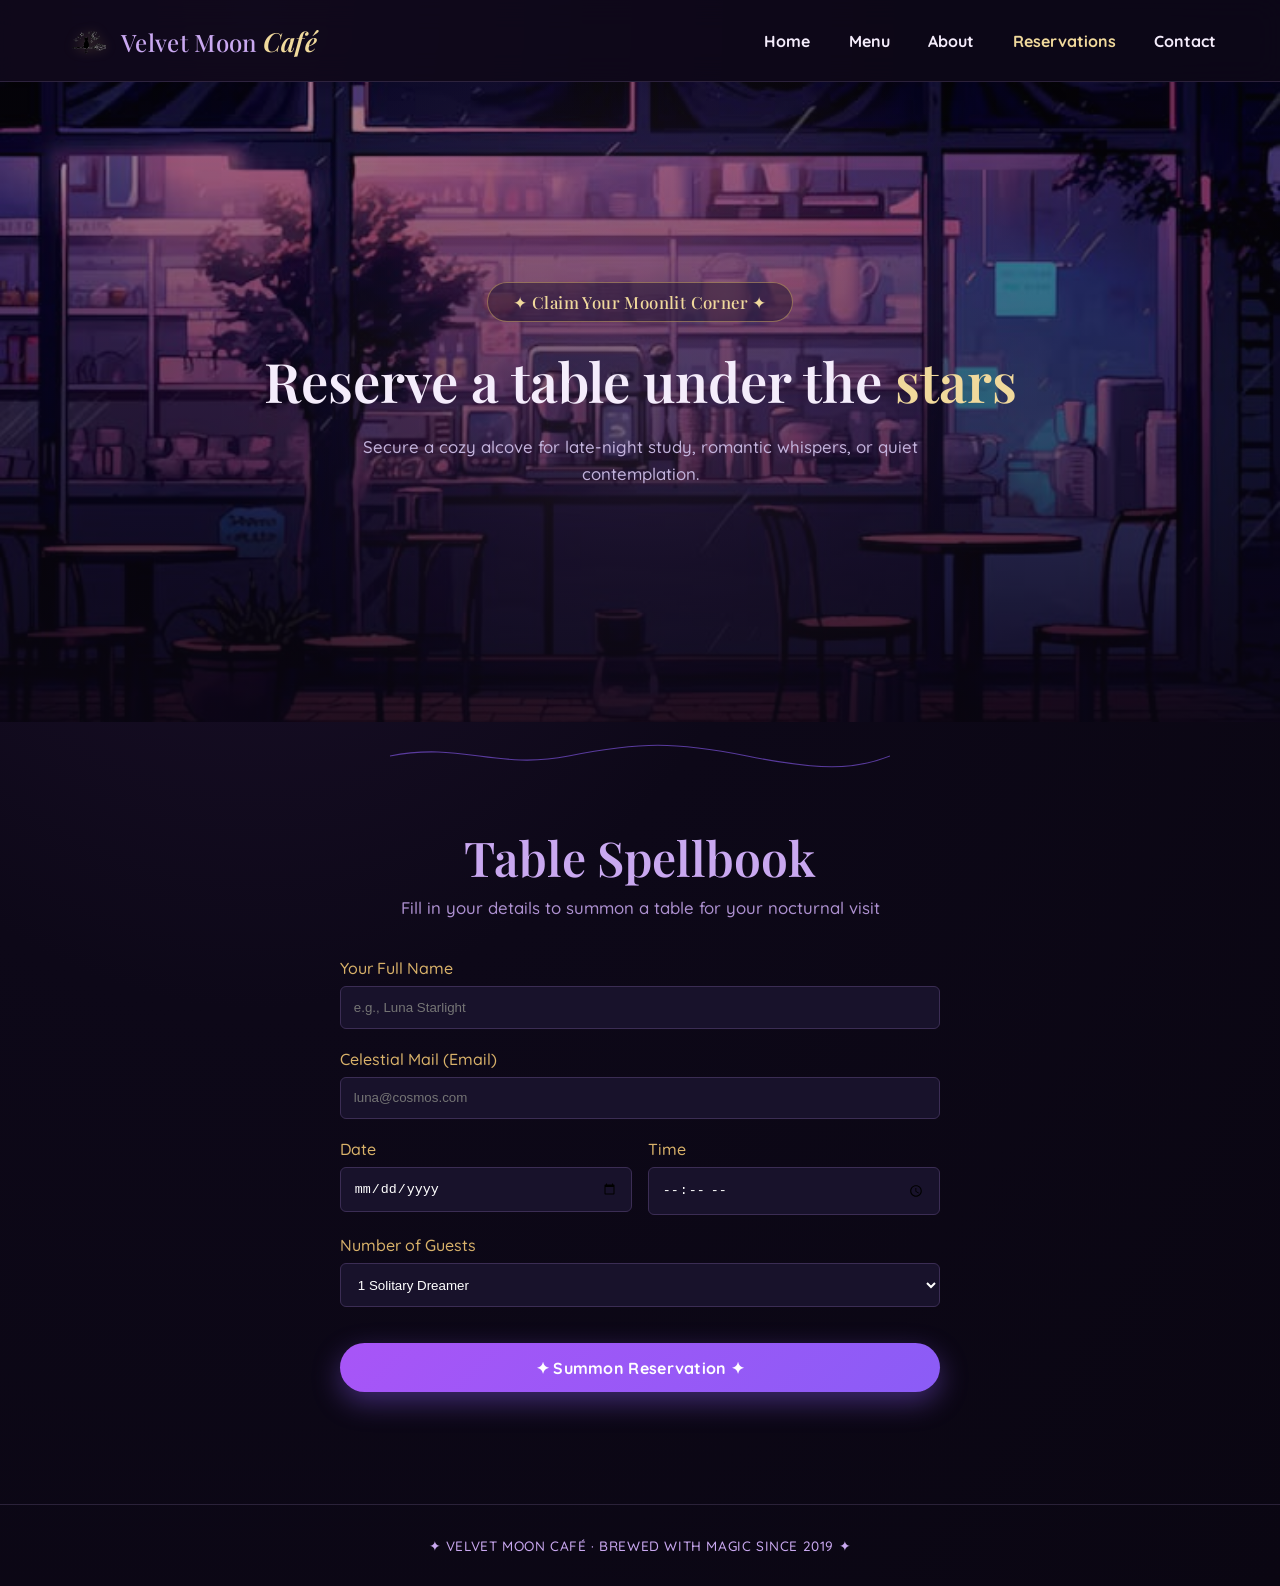
<file: codes/HTML/reservations.html>
<!DOCTYPE html>
<html lang="en">
<head>
  <meta charset="UTF-8">
  <meta name="viewport" content="width=device-width, initial-scale=1.0">
  <title>Velvet Moon Café | Reservations</title>
  <link rel="stylesheet" href="../CSS/Styles.css">
  <style>
    .modal-overlay { display: none; position: fixed; inset: 0; background: rgba(10, 7, 20, 0.85); backdrop-filter: blur(6px); z-index: 1000; align-items: center; justify-content: center; opacity: 0; transition: opacity 0.3s ease; }
    .modal-overlay.active { display: flex; opacity: 1; }
    .modal-card { background: #18122B; border: 1px solid #d9b26a; box-shadow: 0 0 25px rgba(217, 178, 106, 0.25); border-radius: 12px; padding: 2.5rem; max-width: 420px; width: 90%; text-align: center; color: #F3E8FF; transform: scale(0.9); transition: transform 0.3s ease; }
    .modal-overlay.active .modal-card { transform: scale(1); }
    .modal-card h3 { color: #d9b26a; font-size: 1.6rem; margin-bottom: 0.75rem; }
    .modal-card p { line-height: 1.6; margin-bottom: 1.5rem; color: #D1D5DB; }
    .modal-btn { background: linear-gradient(135deg, #d9b26a, #b3883b); color: #0A0714; border: none; padding: 0.75rem 1.75rem; font-weight: bold; border-radius: 20px; cursor: pointer; transition: all 0.2s ease; }
    .modal-btn:hover { transform: translateY(-2px); box-shadow: 0 4px 15px rgba(217, 178, 106, 0.4); }
    .res-form { max-width: 600px; margin: 2rem auto; display: flex; flex-direction: column; gap: 1.25rem; }
    .res-form label { display: block; margin-bottom: 0.5rem; color: #d9b26a; }
    .res-form input, .res-form select { width: 100%; padding: 0.8rem; background: #18122B; border: 1px solid #3B2D54; color: #fff; border-radius: 6px; }
    .res-row { display: flex; gap: 1rem; }
    .res-row > div { flex: 1; }
  </style>
</head>
<body>

  <header>
    <a href="index.html" class="logo-container">
      <img src="../../images/logo.png" alt="Velvet Moon Logo" class="logo-img">
      <span class="logo-text">Velvet Moon <em class="script-text">Café</em></span>
    </a>
    <nav>
      <ul>
        <li><a href="index.html">Home</a></li>
        <li><a href="menu.html">Menu</a></li>
        <li><a href="about.html">About</a></li>
        <li><a href="reservations.html" class="active">Reservations</a></li>
        <li><a href="contact.html">Contact</a></li>
      </ul>
    </nav>
  </header>

  <section class="hero hero-reservations">
    <div class="hero-scene" aria-hidden="true">
      <div class="hero-scene-glow"></div>
      <img class="hero-scene-img" src="../../images/hero bg.jpg" alt="" fetchpriority="high" decoding="async" onerror="this.style.display='none'">
      <div class="hero-scene-overlay"></div>
    </div>
    <div class="hero-content">
      <p class="hero-badge">✦ Claim Your Moonlit Corner ✦</p>
      <h1>Reserve a table under the <span class="script-text">stars</span></h1>
      <p class="hero-desc">Secure a cozy alcove for late-night study, romantic whispers, or quiet contemplation.</p>
    </div>
  </section>

  <div class="divider" aria-hidden="true">
    <svg viewBox="0 0 700 40"><path d="M0 20 C 100 0, 150 40, 250 20 S 400 0, 500 20 S 650 40, 700 20" /></svg>
  </div>

  <main class="container">
    <h2 class="page-title">Table Spellbook</h2>
    <p class="page-subtitle">Fill in your details to summon a table for your nocturnal visit</p>

    <form id="reservationForm" class="res-form">
      <div>
        <label for="name">Your Full Name</label>
        <input type="text" id="name" required placeholder="e.g., Luna Starlight">
      </div>
      <div>
        <label for="email">Celestial Mail (Email)</label>
        <input type="email" id="email" required placeholder="luna@cosmos.com">
      </div>
      <div class="res-row">
        <div>
          <label for="date">Date</label>
          <input type="date" id="date" required>
        </div>
        <div>
          <label for="time">Time</label>
          <input type="time" id="time" required>
        </div>
      </div>
      <div>
        <label for="guests">Number of Guests</label>
        <select id="guests">
          <option value="1">1 Solitary Dreamer</option>
          <option value="2">2 Stargazers</option>
          <option value="3-4">3-4 Cosmic Wanderers</option>
          <option value="5+">5+ Night Coven Gathering</option>
        </select>
      </div>
      <button type="submit" class="btn" style="margin-top: 1rem;">✦ Summon Reservation ✦</button>
    </form>
  </main>

  <div class="modal-overlay" id="reservationModal">
    <div class="modal-card">
      <h3>✦ Reservation Sealed! ✦</h3>
      <p>The stars have aligned and your table is saved. We eagerly await your arrival under the velvet night sky.</p>
      <button class="modal-btn" onclick="closeModal()">Blessed Be ✦</button>
    </div>
  </div>

  <footer>
    <p>✦ Velvet Moon Café · Brewed with magic since 2019 ✦</p>
  </footer>

  <script>
    const form = document.getElementById('reservationForm');
    const modal = document.getElementById('reservationModal');

    form.addEventListener('submit', function (e) {
      e.preventDefault();
      modal.classList.add('active');
      form.reset();
    });

    function closeModal() {
      modal.classList.remove('active');
    }
  </script>

</body>
</html>
</file>
<file: Styles.css>
/* ==========================================================================
   Velvet Moon Café — Full Stylesheet
   ========================================================================== */

@import url('https://fonts.googleapis.com/css2?family=Playfair+Display:ital,wght@0,400;0,500;0,600;0,700;0,800;1,500;1,600;1,700&family=Quicksand:wght@400;500;600;700&display=swap');

:root {
  --bg-void:       #0d0818;
  --bg-deep:       #17102b;
  --bg-panel:      #1e1638;
  --purple-soft:   #c9a8f0;
  --purple-mid:    #8b5cf6;
  --purple-bright: #a855f7;
  --lavender:      #b79bdc;
  --gold:          #d9b26a;
  --gold-light:    #f0d99c;
  --text-light:    #f4ecfb;
  --text-muted:    #c3b3dc;

  --font-script: 'Playfair Display', serif;
  --font-head:   'Playfair Display', serif;
  --font-body:   'Quicksand', sans-serif;
}

/* ---------- Global Resets ---------- */
* {
  margin: 0;
  padding: 0;
  box-sizing: border-box;
}

html {
  scroll-behavior: smooth;
}

body {
  background: radial-gradient(ellipse at 20% 0%, #241536 0%, var(--bg-void) 45%, #0a0612 100%);
  color: var(--text-light);
  font-family: var(--font-body);
  font-weight: 500;
  overflow-x: hidden;
  min-height: 100vh;
  display: flex;
  flex-direction: column;
}

a {
  text-decoration: none;
  color: inherit;
}

ul {
  list-style: none;
}

img {
  max-width: 100%;
  display: block;
}

.script-text {
  font-family: var(--font-script);
  color: var(--gold-light);
  font-weight: 600;
  font-style: normal;
}

/* ---------- Header & Navigation ---------- */
header {
  position: sticky;
  top: 0;
  z-index: 1000;
  display: flex;
  align-items: center;
  justify-content: space-between;
  padding: 1.1rem 4rem;
  background: rgba(13, 8, 24, 0.85);
  backdrop-filter: blur(14px);
  border-bottom: 1px solid rgba(183, 155, 220, 0.18);
}

.logo-container {
  display: flex;
  align-items: center;
  gap: 0.7rem;
}

.logo-img {
  width: 46px;
  height: 46px;
  object-fit: contain;
  filter: drop-shadow(0 0 6px rgba(217, 178, 106, 0.35));
}

.logo-text {
  font-family: var(--font-head);
  font-size: 1.5rem;
  color: var(--purple-soft);
  letter-spacing: 0.3px;
}

.logo-text .script-text {
  font-size: 1.1em;
  font-style: italic;
}

nav ul {
  display: flex;
  gap: 2.4rem;
}

nav a {
  font-size: 1rem;
  font-weight: 700;
  color: var(--text-light);
  position: relative;
  padding: 0.3rem 0;
  transition: color 0.2s ease;
}

nav a.active {
  color: var(--gold-light);
}

nav a::after {
  content: "";
  position: absolute;
  left: 0;
  bottom: -3px;
  width: 0;
  height: 2px;
  background: var(--gold-light);
  transition: width 0.25s ease;
}

nav a:hover {
  color: var(--gold-light);
}

nav a:hover::after {
  width: 100%;
}

/* ---------- Buttons ---------- */
.btn {
  display: inline-block;
  padding: 0.9rem 2.2rem;
  border-radius: 999px;
  font-family: var(--font-body);
  font-weight: 700;
  font-size: 1rem;
  letter-spacing: 0.3px;
  cursor: pointer;
  border: none;
  background: linear-gradient(135deg, var(--purple-bright), var(--purple-mid));
  color: #fff;
  box-shadow: 0 10px 28px rgba(139, 92, 246, 0.4);
  transition: transform 0.25s ease, box-shadow 0.25s ease;
}

.btn:hover {
  transform: translateY(-2px);
  box-shadow: 0 14px 34px rgba(139, 92, 246, 0.55);
}

/* ---------- Hero Section ---------- */
.hero {
  position: relative;
  min-height: 640px;
  display: flex;
  align-items: center;
  justify-content: center;
  text-align: center;
  padding: 6rem 1.5rem;
  overflow: hidden;
}

.hero-scene {
  position: absolute;
  inset: 0;
  z-index: 0;
  background: linear-gradient(160deg, #3a2360 0%, #241a3d 55%, #17102b 100%);
}

.hero-scene-img {
  width: 100%;
  height: 100%;
  object-fit: cover;
  object-position: center;
  display: block;
}

.hero-scene-glow {
  position: absolute;
  top: -20%;
  left: 50%;
  transform: translateX(-50%);
  width: 900px;
  height: 900px;
  background: radial-gradient(circle, rgba(216, 145, 226, 0.25) 0%, rgba(216, 145, 226, 0) 65%);
  pointer-events: none;
  z-index: 1;
}

.hero-scene-overlay {
  position: absolute;
  inset: 0;
  background: linear-gradient(180deg, rgba(10, 6, 18, 0.35) 0%, rgba(10, 6, 18, 0.55) 55%, rgba(10, 6, 18, 0.85) 100%);
  z-index: 2;
}

.hero-content {
  position: relative;
  z-index: 3;
  max-width: 820px;
}

.hero-badge {
  display: inline-block;
  font-family: var(--font-script);
  font-size: 1.05rem;
  color: var(--gold-light);
  letter-spacing: 0.4px;
  padding: 0.5rem 1.6rem;
  border: 1px solid rgba(217, 178, 106, 0.5);
  border-radius: 999px;
  background: rgba(24, 15, 40, 0.45);
  margin-bottom: 1.8rem;
}

.hero-content h1 {
  font-family: var(--font-head);
  font-weight: 600;
  font-size: clamp(1.9rem, 4.4vw, 3.4rem);
  line-height: 1.15;
  color: var(--text-light);
  margin-bottom: 1.3rem;
  white-space: normal;
}

.hero-desc {
  color: var(--text-muted);
  font-size: 1.05rem;
  max-width: 560px;
  margin: 0 auto 2.2rem;
  line-height: 1.6;
}

/* ---------- Dividers ---------- */
.divider {
  max-width: 500px;
  margin: 0 auto;
  padding: 1.2rem 0 0.6rem;
}

.divider svg {
  width: 100%;
  height: 30px;
}

.divider path {
  fill: none;
  stroke: var(--purple-mid);
  stroke-width: 1.5;
  opacity: 0.6;
}

/* ---------- Main Layout Containers ---------- */
.container {
  max-width: 1120px;
  margin: 0 auto;
  padding: 2.5rem 1.5rem 5rem;
  flex: 1;
  width: 100%;
}

.page-title {
  font-family: var(--font-head);
  font-weight: 600;
  font-size: clamp(2.2rem, 4.5vw, 3rem);
  text-align: center;
  color: var(--purple-soft);
  margin-bottom: 0.5rem;
}

.page-subtitle {
  text-align: center;
  color: var(--purple-soft);
  opacity: 0.85;
  font-size: 1.05rem;
  margin-bottom: 2.5rem;
}

/* ---------- Cards & Layout ---------- */
.card-grid {
  display: grid;
  grid-template-columns: repeat(3, 1fr);
  gap: 1.6rem;
}

.card {
  background: linear-gradient(160deg, var(--bg-panel), var(--bg-deep));
  border: 1px solid rgba(183, 155, 220, 0.2);
  border-radius: 18px;
  padding: 2rem;
  box-shadow: 0 12px 30px rgba(0, 0, 0, 0.3);
  display: flex;
  flex-direction: column;
  transition: transform 0.25s ease, box-shadow 0.25s ease;
}

.card h3 {
  font-family: var(--font-head);
  font-weight: 600;
  font-size: 1.35rem;
  color: var(--gold-light);
  margin-bottom: 0.9rem;
}

.card p {
  color: var(--text-muted);
  font-size: 0.98rem;
  line-height: 1.65;
}

/* ---------- About Page Card ---------- */
.about-card {
  max-width: 760px;
  margin: 0 auto;
  padding: 2.5rem;
}

.about-card p {
  font-size: 1.05rem;
  line-height: 1.8;
  color: var(--text-light);
  margin-bottom: 1.4rem;
}

.about-card p:last-child {
  margin-bottom: 0;
}

/* ---------- Menu List Layout ---------- */
.menu-list {
  max-width: 720px;
  margin: 0 auto;
  display: flex;
  flex-direction: column;
  gap: 1.2rem;
}

.menu-row {
  background: linear-gradient(160deg, var(--bg-panel), var(--bg-deep));
  border: 1px solid rgba(183, 155, 220, 0.2);
  border-radius: 16px;
  padding: 1.2rem 1.6rem;
  display: flex;
  align-items: center;
  gap: 1.4rem;
  position: relative;
  transition: transform 0.2s ease, border-color 0.2s ease, box-shadow 0.2s ease;
}

.menu-row:hover {
  border-color: var(--purple-bright);
  box-shadow: 0 10px 30px rgba(0, 0, 0, 0.5);
  transform: translateY(-2px);
}

.menu-thumb {
  width: 58px;
  height: 58px;
  border-radius: 50%;
  overflow: hidden;
  flex-shrink: 0;
  border: 1px solid var(--gold);
  background: rgba(13, 8, 24, 0.5);
}

.thumb-img {
  width: 100%;
  height: 100%;
  object-fit: cover;
}

.menu-info {
  flex: 1;
  min-width: 0;
}

.menu-info h3 {
  font-family: var(--font-head);
  font-size: 1.2rem;
  color: var(--text-light);
  margin-bottom: 0.25rem;
}

.menu-info p {
  font-size: 0.9rem;
  color: var(--text-muted);
  line-height: 1.4;
  white-space: normal;
}

.menu-price {
  font-family: var(--font-head);
  font-weight: 700;
  font-size: 1.15rem;
  color: var(--gold-light);
  flex-shrink: 0;
}

/* ---------- Hover Dropdowns for Menu Items ---------- */
.item-has-dropdown {
  position: relative;
  cursor: pointer;
  z-index: 1;
}

.item-has-dropdown:hover,
.item-has-dropdown:focus,
.item-has-dropdown:focus-within {
  z-index: 100;
}

.item-dropdown {
  position: absolute;
  top: calc(100% + 12px);
  left: 50%;
  transform: translateX(-50%) translateY(8px);
  width: 290px;
  background: var(--bg-panel);
  border: 1px solid var(--purple-bright);
  border-radius: 14px;
  padding: 1.2rem;
  box-shadow: 0 20px 45px rgba(0, 0, 0, 0.85);
  opacity: 0;
  visibility: hidden;
  pointer-events: none;
  transition: opacity 0.2s ease, transform 0.2s ease, visibility 0.2s ease;
  z-index: 999;
  text-align: left;
}

.item-dropdown::before {
  content: "";
  position: absolute;
  top: -8px;
  left: 50%;
  transform: translateX(-50%);
  border-width: 0 8px 8px 8px;
  border-style: solid;
  border-color: transparent transparent var(--purple-bright) transparent;
}

.item-has-dropdown:hover .item-dropdown,
.item-has-dropdown:focus .item-dropdown,
.item-has-dropdown:focus-within .item-dropdown {
  opacity: 1;
  visibility: visible;
  pointer-events: auto;
  transform: translateX(-50%) translateY(0);
}

.dropdown-header {
  display: flex;
  align-items: center;
  gap: 0.9rem;
  margin-bottom: 0.8rem;
  padding-bottom: 0.8rem;
  border-bottom: 1px solid rgba(183, 155, 220, 0.2);
}

.dropdown-img {
  width: 58px;
  height: 58px;
  border-radius: 8px;
  object-fit: cover;
  border: 1px solid var(--gold);
  flex-shrink: 0;
}

.dropdown-title {
  font-family: var(--font-head);
  font-size: 1rem;
  color: var(--gold-light);
  margin-bottom: 0.2rem;
}

.dropdown-price {
  font-family: var(--font-head);
  font-weight: 700;
  font-size: 0.95rem;
  color: var(--purple-soft);
}

.dropdown-body {
  font-size: 0.85rem;
  color: var(--text-muted);
  line-height: 1.4;
}

.dropdown-body p {
  margin-bottom: 0.5rem;
}

.dropdown-body p:last-child {
  margin-bottom: 0;
}

.dropdown-body strong {
  color: var(--text-light);
}

.allergen-warning {
  color: #ff8b8b !important;
  background: rgba(255, 85, 85, 0.12);
  padding: 0.4rem 0.6rem;
  border-radius: 6px;
  border: 1px solid rgba(255, 139, 139, 0.3);
  font-size: 0.8rem;
}

/* ---------- Contact Layout ---------- */
.contact-layout {
  display: grid;
  grid-template-columns: 1fr 1fr;
  gap: 2rem;
  align-items: start;
}

.info-column {
  display: flex;
  flex-direction: column;
  gap: 1.5rem;
}

.info-card h3 {
  font-family: var(--font-head);
  font-weight: 600;
  font-size: 1.2rem;
  color: var(--gold-light);
  margin-bottom: 1rem;
}

.info-card-subheading {
  margin-top: 1.4rem;
  padding-top: 1.2rem;
  border-top: 1px dashed rgba(139, 92, 246, 0.3);
}

.info-intro {
  color: var(--text-muted);
  font-size: 0.95rem;
  line-height: 1.6;
  margin-bottom: 1rem;
}

.info-row {
  margin-bottom: 0.9rem;
}

.info-row:last-child {
  margin-bottom: 0;
}

.info-row strong {
  display: block;
  color: var(--text-light);
  font-size: 0.88rem;
  margin-bottom: 0.2rem;
}

.info-row p {
  color: var(--text-muted);
  font-size: 0.95rem;
  line-height: 1.5;
}

.contact-link {
  color: var(--lavender);
  text-decoration: underline;
  text-underline-offset: 3px;
  transition: color 0.2s ease;
}

.contact-link:hover {
  color: var(--gold-light);
}

/* ---------- Form Components ---------- */
.form-card {
  max-width: 520px;
  margin: 0 auto;
  padding: 2.2rem;
  width: 100%;
}

.form-card h3 {
  font-family: var(--font-head);
  font-weight: 600;
  font-size: 1.35rem;
  color: var(--gold-light);
  text-align: center;
  margin-bottom: 1.6rem;
}

.form-group {
  display: flex;
  flex-direction: column;
  gap: 0.5rem;
  margin-bottom: 1.4rem;
}

.form-group label {
  font-size: 0.82rem;
  font-weight: 700;
  color: var(--purple-soft);
  letter-spacing: 0.5px;
  text-transform: uppercase;
}

.form-group input,
.form-group select,
.form-group textarea {
  width: 100%;
  background: rgba(13, 8, 24, 0.7);
  border: 1px solid rgba(183, 155, 220, 0.35);
  border-radius: 10px;
  padding: 0.85rem 1.1rem;
  color: var(--text-light);
  font-family: var(--font-body);
  font-weight: 500;
  font-size: 0.98rem;
  outline: none;
  transition: border-color 0.2s ease, box-shadow 0.2s ease, background 0.2s ease;
}

.form-group input::placeholder,
.form-group textarea::placeholder {
  color: rgba(195, 179, 220, 0.45);
}

.form-group input:focus,
.form-group select:focus,
.form-group textarea:focus {
  background: rgba(13, 8, 24, 0.9);
  border-color: var(--gold-light);
  box-shadow: 0 0 0 3px rgba(217, 178, 106, 0.2);
}

.form-group select option {
  background: var(--bg-deep);
  color: var(--text-light);
}

.form-group textarea {
  resize: vertical;
  min-height: 120px;
}

.btn-block {
  display: block;
  width: 100%;
  text-align: center;
  margin-top: 0.5rem;
}

/* ---------- Footer ---------- */
footer {
  border-top: 1px solid rgba(183, 155, 220, 0.18);
  padding: 2rem 1.5rem;
  text-align: center;
  margin-top: auto;
}

footer p {
  color: var(--purple-soft);
  font-size: 0.85rem;
  letter-spacing: 0.6px;
  text-transform: uppercase;
}

/* ---------- Responsive Adjustments ---------- */
@media (max-width: 900px) {
  header {
    padding: 1rem 1.5rem;
  }
  nav ul {
    gap: 1.2rem;
  }
  .card-grid,
  .contact-layout {
    grid-template-columns: 1fr;
  }
  .hero {
    min-height: auto;
    padding: 4.5rem 1.2rem;
  }
}

@media (max-width: 600px) {
  nav ul {
    gap: 0.8rem;
  }
  nav a {
    font-size: 0.85rem;
  }
  .logo-text {
    font-size: 1.15rem;
  }
  .logo-img {
    width: 36px;
    height: 36px;
  }
  .about-card,
  .form-card {
    padding: 1.5rem;
  }
}
</file>
<file: codes/CSS/Styles.css>
/* ==========================================================================
   Velvet Moon Café — Full Stylesheet
   ========================================================================== */

@import url('https://fonts.googleapis.com/css2?family=Playfair+Display:ital,wght@0,400;0,500;0,600;0,700;0,800;1,500;1,600;1,700&family=Quicksand:wght@400;500;600;700&display=swap');

:root {
  --bg-void:       #0d0818;
  --bg-deep:       #17102b;
  --bg-panel:      #1e1638;
  --purple-soft:   #c9a8f0;
  --purple-mid:    #8b5cf6;
  --purple-bright: #a855f7;
  --lavender:      #b79bdc;
  --gold:          #d9b26a;
  --gold-light:    #f0d99c;
  --text-light:    #f4ecfb;
  --text-muted:    #c3b3dc;

  --font-script: 'Playfair Display', serif;
  --font-head:   'Playfair Display', serif;
  --font-body:   'Quicksand', sans-serif;
}

/* ---------- Global Resets ---------- */
* {
  margin: 0;
  padding: 0;
  box-sizing: border-box;
}

html {
  scroll-behavior: smooth;
}

body {
  background: radial-gradient(ellipse at 20% 0%, #241536 0%, var(--bg-void) 45%, #0a0612 100%);
  color: var(--text-light);
  font-family: var(--font-body);
  font-weight: 500;
  overflow-x: hidden;
  min-height: 100vh;
  display: flex;
  flex-direction: column;
}

a {
  text-decoration: none;
  color: inherit;
}

ul {
  list-style: none;
}

img {
  max-width: 100%;
  display: block;
}

.script-text {
  font-family: var(--font-script);
  color: var(--gold-light);
  font-weight: 600;
  font-style: normal;
}

/* ---------- Header & Navigation ---------- */
header {
  position: sticky;
  top: 0;
  z-index: 1000;
  display: flex;
  align-items: center;
  justify-content: space-between;
  padding: 1.1rem 4rem;
  background: rgba(13, 8, 24, 0.85);
  backdrop-filter: blur(14px);
  border-bottom: 1px solid rgba(183, 155, 220, 0.18);
}

.logo-container {
  display: flex;
  align-items: center;
  gap: 0.7rem;
}

.logo-img {
  width: 46px;
  height: 46px;
  object-fit: contain;
  filter: drop-shadow(0 0 6px rgba(217, 178, 106, 0.35));
}

.logo-text {
  font-family: var(--font-head);
  font-size: 1.5rem;
  color: var(--purple-soft);
  letter-spacing: 0.3px;
}

.logo-text .script-text {
  font-size: 1.1em;
  font-style: italic;
}

nav ul {
  display: flex;
  gap: 2.4rem;
}

nav a {
  font-size: 1rem;
  font-weight: 700;
  color: var(--text-light);
  position: relative;
  padding: 0.3rem 0;
  transition: color 0.2s ease;
}

nav a.active {
  color: var(--gold-light);
}

nav a::after {
  content: "";
  position: absolute;
  left: 0;
  bottom: -3px;
  width: 0;
  height: 2px;
  background: var(--gold-light);
  transition: width 0.25s ease;
}

nav a:hover {
  color: var(--gold-light);
}

nav a:hover::after {
  width: 100%;
}

/* ---------- Buttons ---------- */
.btn {
  display: inline-block;
  padding: 0.9rem 2.2rem;
  border-radius: 999px;
  font-family: var(--font-body);
  font-weight: 700;
  font-size: 1rem;
  letter-spacing: 0.3px;
  cursor: pointer;
  border: none;
  background: linear-gradient(135deg, var(--purple-bright), var(--purple-mid));
  color: #fff;
  box-shadow: 0 10px 28px rgba(139, 92, 246, 0.4);
  transition: transform 0.25s ease, box-shadow 0.25s ease;
}

.btn:hover {
  transform: translateY(-2px);
  box-shadow: 0 14px 34px rgba(139, 92, 246, 0.55);
}

/* ---------- Hero Section ---------- */
.hero {
  position: relative;
  min-height: 640px;
  display: flex;
  align-items: center;
  justify-content: center;
  text-align: center;
  padding: 6rem 1.5rem;
  overflow: hidden;
}

.hero-scene {
  position: absolute;
  inset: 0;
  z-index: 0;
  background: linear-gradient(160deg, #3a2360 0%, #241a3d 55%, #17102b 100%);
}

.hero-scene-img {
  width: 100%;
  height: 100%;
  object-fit: cover;
  object-position: center;
  display: block;
}

.hero-scene-glow {
  position: absolute;
  top: -20%;
  left: 50%;
  transform: translateX(-50%);
  width: 900px;
  height: 900px;
  background: radial-gradient(circle, rgba(216, 145, 226, 0.25) 0%, rgba(216, 145, 226, 0) 65%);
  pointer-events: none;
  z-index: 1;
}

.hero-scene-overlay {
  position: absolute;
  inset: 0;
  background: linear-gradient(180deg, rgba(10, 6, 18, 0.35) 0%, rgba(10, 6, 18, 0.55) 55%, rgba(10, 6, 18, 0.85) 100%);
  z-index: 2;
}

.hero-content {
  position: relative;
  z-index: 3;
  max-width: 820px;
}

.hero-badge {
  display: inline-block;
  font-family: var(--font-script);
  font-size: 1.05rem;
  color: var(--gold-light);
  letter-spacing: 0.4px;
  padding: 0.5rem 1.6rem;
  border: 1px solid rgba(217, 178, 106, 0.5);
  border-radius: 999px;
  background: rgba(24, 15, 40, 0.45);
  margin-bottom: 1.8rem;
}

.hero-content h1 {
  font-family: var(--font-head);
  font-weight: 600;
  font-size: clamp(1.9rem, 4.4vw, 3.4rem);
  line-height: 1.15;
  color: var(--text-light);
  margin-bottom: 1.3rem;
  white-space: normal;
}

.hero-desc {
  color: var(--text-muted);
  font-size: 1.05rem;
  max-width: 560px;
  margin: 0 auto 2.2rem;
  line-height: 1.6;
}

/* ---------- Dividers ---------- */
.divider {
  max-width: 500px;
  margin: 0 auto;
  padding: 1.2rem 0 0.6rem;
}

.divider svg {
  width: 100%;
  height: 30px;
}

.divider path {
  fill: none;
  stroke: var(--purple-mid);
  stroke-width: 1.5;
  opacity: 0.6;
}

/* ---------- Main Layout Containers ---------- */
.container {
  max-width: 1120px;
  margin: 0 auto;
  padding: 2.5rem 1.5rem 5rem;
  flex: 1;
  width: 100%;
}

.page-title {
  font-family: var(--font-head);
  font-weight: 600;
  font-size: clamp(2.2rem, 4.5vw, 3rem);
  text-align: center;
  color: var(--purple-soft);
  margin-bottom: 0.5rem;
}

.page-subtitle {
  text-align: center;
  color: var(--purple-soft);
  opacity: 0.85;
  font-size: 1.05rem;
  margin-bottom: 2.5rem;
}

/* ---------- Cards & Layout ---------- */
.card-grid {
  display: grid;
  grid-template-columns: repeat(3, 1fr);
  gap: 1.6rem;
}

.card {
  background: linear-gradient(160deg, var(--bg-panel), var(--bg-deep));
  border: 1px solid rgba(183, 155, 220, 0.2);
  border-radius: 18px;
  padding: 2rem;
  box-shadow: 0 12px 30px rgba(0, 0, 0, 0.3);
  display: flex;
  flex-direction: column;
  transition: transform 0.25s ease, box-shadow 0.25s ease;
}

.card h3 {
  font-family: var(--font-head);
  font-weight: 600;
  font-size: 1.35rem;
  color: var(--gold-light);
  margin-bottom: 0.9rem;
}

.card p {
  color: var(--text-muted);
  font-size: 0.98rem;
  line-height: 1.65;
}

/* ---------- About Page Card ---------- */
.about-card {
  max-width: 760px;
  margin: 0 auto;
  padding: 2.5rem;
}

.about-card p {
  font-size: 1.05rem;
  line-height: 1.8;
  color: var(--text-light);
  margin-bottom: 1.4rem;
}

.about-card p:last-child {
  margin-bottom: 0;
}

/* ---------- Menu List Layout ---------- */
.menu-list {
  max-width: 720px;
  margin: 0 auto;
  display: flex;
  flex-direction: column;
  gap: 1.2rem;
}

.menu-row {
  background: linear-gradient(160deg, var(--bg-panel), var(--bg-deep));
  border: 1px solid rgba(183, 155, 220, 0.2);
  border-radius: 16px;
  padding: 1.2rem 1.6rem;
  display: flex;
  align-items: center;
  gap: 1.4rem;
  position: relative;
  transition: transform 0.2s ease, border-color 0.2s ease, box-shadow 0.2s ease;
}

.menu-row:hover {
  border-color: var(--purple-bright);
  box-shadow: 0 10px 30px rgba(0, 0, 0, 0.5);
  transform: translateY(-2px);
}

.menu-thumb {
  width: 58px;
  height: 58px;
  border-radius: 50%;
  overflow: hidden;
  flex-shrink: 0;
  border: 1px solid var(--gold);
  background: rgba(13, 8, 24, 0.5);
}

.thumb-img {
  width: 100%;
  height: 100%;
  object-fit: cover;
}

.menu-info {
  flex: 1;
  min-width: 0;
}

.menu-info h3 {
  font-family: var(--font-head);
  font-size: 1.2rem;
  color: var(--text-light);
  margin-bottom: 0.25rem;
}

.menu-info p {
  font-size: 0.9rem;
  color: var(--text-muted);
  line-height: 1.4;
  white-space: normal;
}

.menu-price {
  font-family: var(--font-head);
  font-weight: 700;
  font-size: 1.15rem;
  color: var(--gold-light);
  flex-shrink: 0;
}

/* ---------- Hover Dropdowns for Menu Items ---------- */
.item-has-dropdown {
  position: relative;
  cursor: pointer;
  z-index: 1;
}

.item-has-dropdown:hover,
.item-has-dropdown:focus,
.item-has-dropdown:focus-within {
  z-index: 100;
}

.item-dropdown {
  position: absolute;
  top: calc(100% + 12px);
  left: 50%;
  transform: translateX(-50%) translateY(8px);
  width: 290px;
  background: var(--bg-panel);
  border: 1px solid var(--purple-bright);
  border-radius: 14px;
  padding: 1.2rem;
  box-shadow: 0 20px 45px rgba(0, 0, 0, 0.85);
  opacity: 0;
  visibility: hidden;
  pointer-events: none;
  transition: opacity 0.2s ease, transform 0.2s ease, visibility 0.2s ease;
  z-index: 999;
  text-align: left;
}

.item-dropdown::before {
  content: "";
  position: absolute;
  top: -8px;
  left: 50%;
  transform: translateX(-50%);
  border-width: 0 8px 8px 8px;
  border-style: solid;
  border-color: transparent transparent var(--purple-bright) transparent;
}

.item-has-dropdown:hover .item-dropdown,
.item-has-dropdown:focus .item-dropdown,
.item-has-dropdown:focus-within .item-dropdown {
  opacity: 1;
  visibility: visible;
  pointer-events: auto;
  transform: translateX(-50%) translateY(0);
}

.dropdown-header {
  display: flex;
  align-items: center;
  gap: 0.9rem;
  margin-bottom: 0.8rem;
  padding-bottom: 0.8rem;
  border-bottom: 1px solid rgba(183, 155, 220, 0.2);
}

.dropdown-img {
  width: 58px;
  height: 58px;
  border-radius: 8px;
  object-fit: cover;
  border: 1px solid var(--gold);
  flex-shrink: 0;
}

.dropdown-title {
  font-family: var(--font-head);
  font-size: 1rem;
  color: var(--gold-light);
  margin-bottom: 0.2rem;
}

.dropdown-price {
  font-family: var(--font-head);
  font-weight: 700;
  font-size: 0.95rem;
  color: var(--purple-soft);
}

.dropdown-body {
  font-size: 0.85rem;
  color: var(--text-muted);
  line-height: 1.4;
}

.dropdown-body p {
  margin-bottom: 0.5rem;
}

.dropdown-body p:last-child {
  margin-bottom: 0;
}

.dropdown-body strong {
  color: var(--text-light);
}

.allergen-warning {
  color: #ff8b8b !important;
  background: rgba(255, 85, 85, 0.12);
  padding: 0.4rem 0.6rem;
  border-radius: 6px;
  border: 1px solid rgba(255, 139, 139, 0.3);
  font-size: 0.8rem;
}

/* ---------- Contact Layout ---------- */
.contact-layout {
  display: grid;
  grid-template-columns: 1fr 1fr;
  gap: 2rem;
  align-items: start;
}

.info-column {
  display: flex;
  flex-direction: column;
  gap: 1.5rem;
}

.info-card h3 {
  font-family: var(--font-head);
  font-weight: 600;
  font-size: 1.2rem;
  color: var(--gold-light);
  margin-bottom: 1rem;
}

.info-card-subheading {
  margin-top: 1.4rem;
  padding-top: 1.2rem;
  border-top: 1px dashed rgba(139, 92, 246, 0.3);
}

.info-intro {
  color: var(--text-muted);
  font-size: 0.95rem;
  line-height: 1.6;
  margin-bottom: 1rem;
}

.info-row {
  margin-bottom: 0.9rem;
}

.info-row:last-child {
  margin-bottom: 0;
}

.info-row strong {
  display: block;
  color: var(--text-light);
  font-size: 0.88rem;
  margin-bottom: 0.2rem;
}

.info-row p {
  color: var(--text-muted);
  font-size: 0.95rem;
  line-height: 1.5;
}

.contact-link {
  color: var(--lavender);
  text-decoration: underline;
  text-underline-offset: 3px;
  transition: color 0.2s ease;
}

.contact-link:hover {
  color: var(--gold-light);
}

/* ---------- Form Components ---------- */
.form-card {
  max-width: 520px;
  margin: 0 auto;
  padding: 2.2rem;
  width: 100%;
}

.form-card h3 {
  font-family: var(--font-head);
  font-weight: 600;
  font-size: 1.35rem;
  color: var(--gold-light);
  text-align: center;
  margin-bottom: 1.6rem;
}

.form-group {
  display: flex;
  flex-direction: column;
  gap: 0.5rem;
  margin-bottom: 1.4rem;
}

.form-group label {
  font-size: 0.82rem;
  font-weight: 700;
  color: var(--purple-soft);
  letter-spacing: 0.5px;
  text-transform: uppercase;
}

.form-group input,
.form-group select,
.form-group textarea {
  width: 100%;
  background: rgba(13, 8, 24, 0.7);
  border: 1px solid rgba(183, 155, 220, 0.35);
  border-radius: 10px;
  padding: 0.85rem 1.1rem;
  color: var(--text-light);
  font-family: var(--font-body);
  font-weight: 500;
  font-size: 0.98rem;
  outline: none;
  transition: border-color 0.2s ease, box-shadow 0.2s ease, background 0.2s ease;
}

.form-group input::placeholder,
.form-group textarea::placeholder {
  color: rgba(195, 179, 220, 0.45);
}

.form-group input:focus,
.form-group select:focus,
.form-group textarea:focus {
  background: rgba(13, 8, 24, 0.9);
  border-color: var(--gold-light);
  box-shadow: 0 0 0 3px rgba(217, 178, 106, 0.2);
}

.form-group select option {
  background: var(--bg-deep);
  color: var(--text-light);
}

.form-group textarea {
  resize: vertical;
  min-height: 120px;
}

.btn-block {
  display: block;
  width: 100%;
  text-align: center;
  margin-top: 0.5rem;
}

/* ---------- Footer ---------- */
footer {
  border-top: 1px solid rgba(183, 155, 220, 0.18);
  padding: 2rem 1.5rem;
  text-align: center;
  margin-top: auto;
}

footer p {
  color: var(--purple-soft);
  font-size: 0.85rem;
  letter-spacing: 0.6px;
  text-transform: uppercase;
}

/* ---------- Responsive Adjustments ---------- */
@media (max-width: 900px) {
  header {
    padding: 1rem 1.5rem;
  }
  nav ul {
    gap: 1.2rem;
  }
  .card-grid,
  .contact-layout {
    grid-template-columns: 1fr;
  }
  .hero {
    min-height: auto;
    padding: 4.5rem 1.2rem;
  }
}

@media (max-width: 600px) {
  nav ul {
    gap: 0.8rem;
  }
  nav a {
    font-size: 0.85rem;
  }
  .logo-text {
    font-size: 1.15rem;
  }
  .logo-img {
    width: 36px;
    height: 36px;
  }
  .about-card,
  .form-card {
    padding: 1.5rem;
  }
}
</file>
